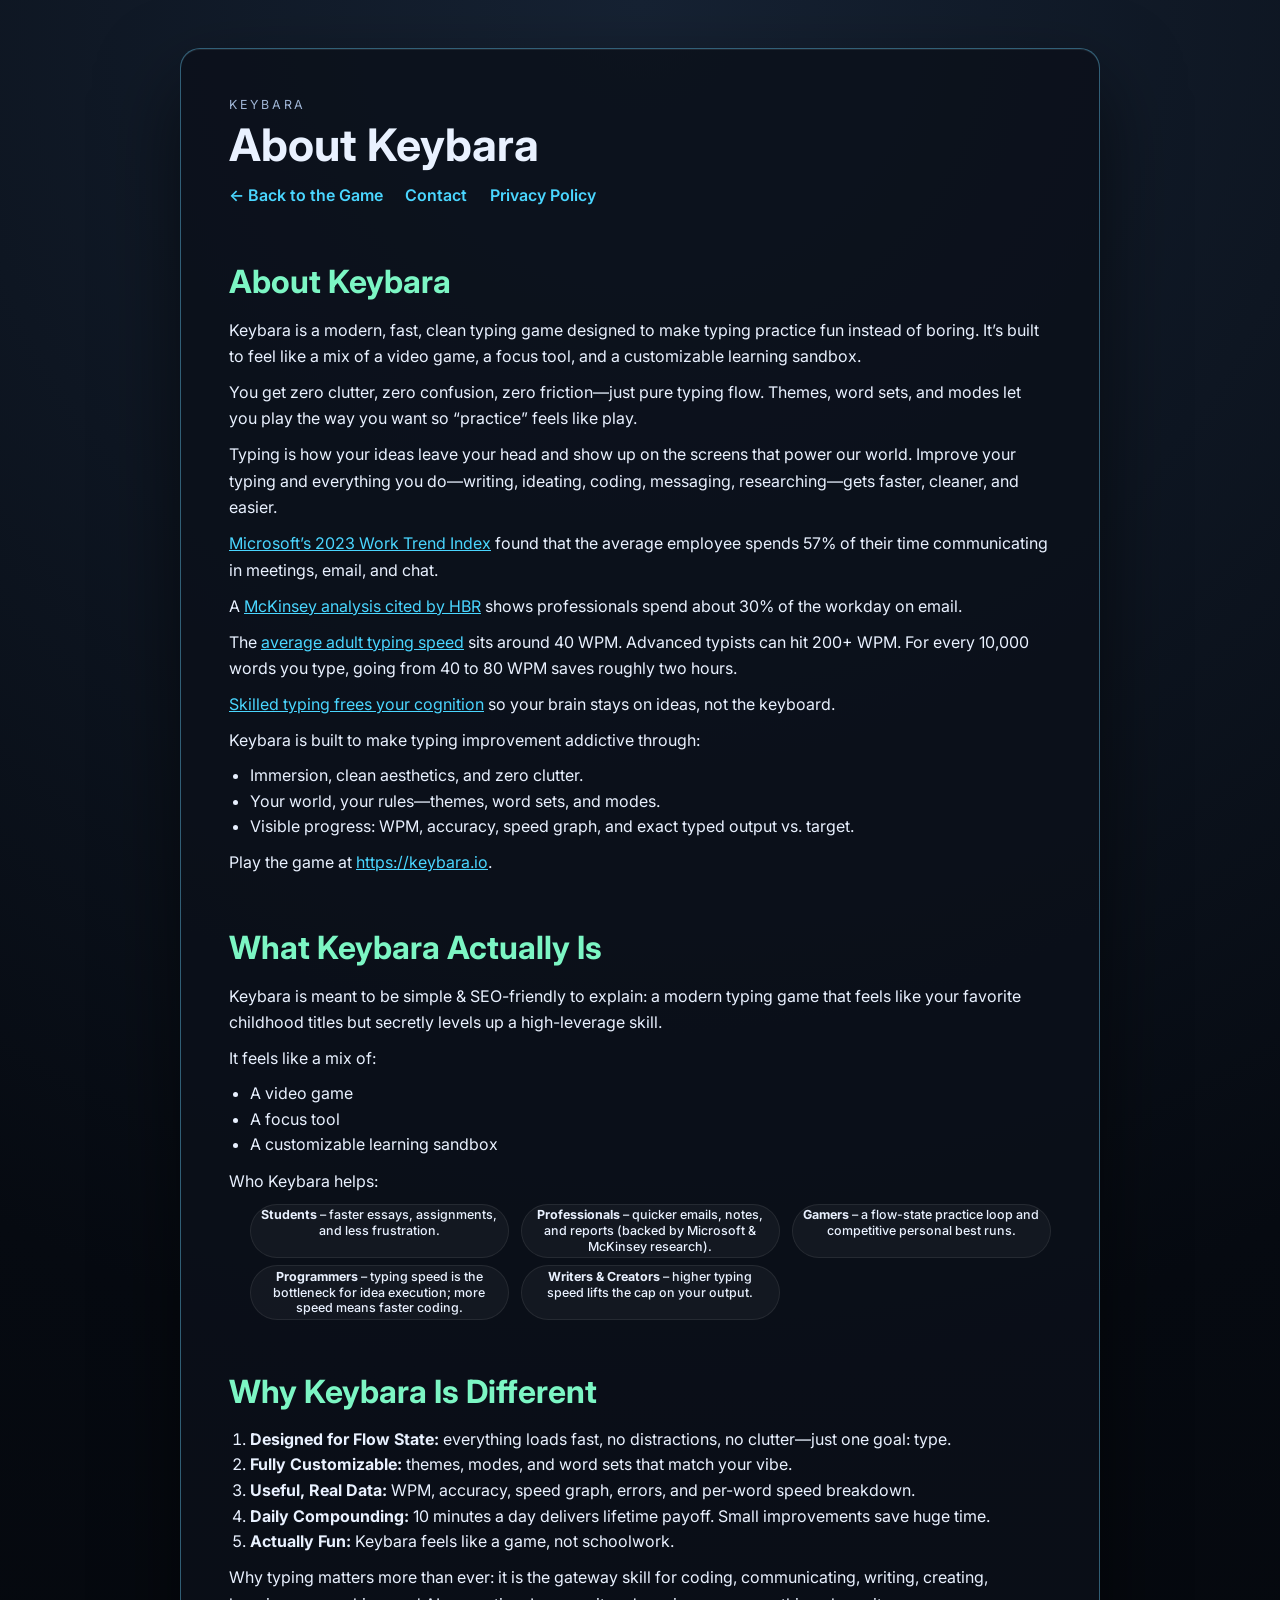
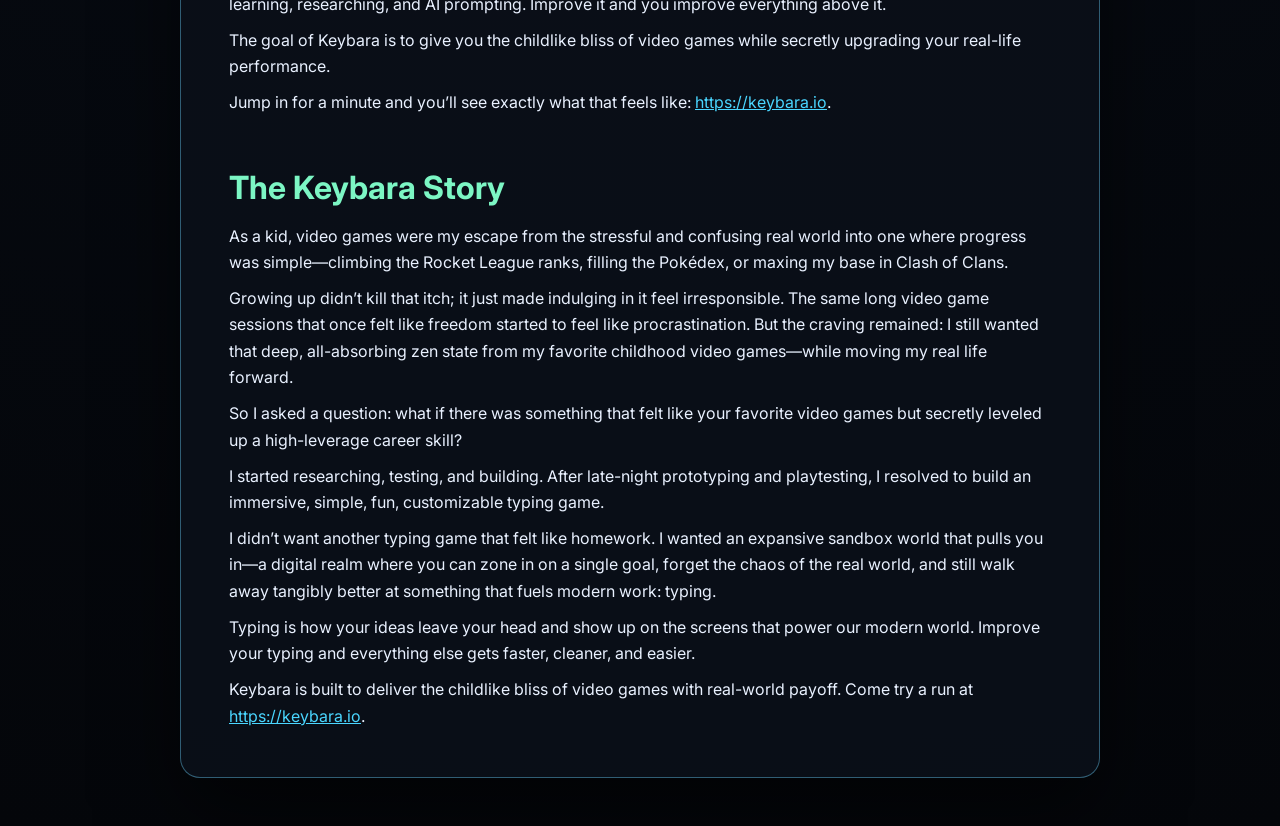
<file: about.html>
<!DOCTYPE html>
<html lang="en">
<head>
  <meta charset="UTF-8">
  <meta name="viewport" content="width=device-width, initial-scale=1.0">
  <title>About Keybara | TypingCapyGame</title>
  <link rel="preconnect" href="https://fonts.googleapis.com">
  <link rel="preconnect" href="https://fonts.gstatic.com" crossorigin>
  <link href="https://fonts.googleapis.com/css2?family=Inter:wght@500;600;700&display=swap" rel="stylesheet">
  <link rel="stylesheet" href="./css/footer-pages.css">
</head>
<body class="footer-page">
  <main>
    <header class="page-header">
      <p class="eyebrow">Keybara</p>
      <h1>About Keybara</h1>
      <nav class="page-nav">
        <a href="./index.html">← Back to the Game</a>
        <a href="./contact.html">Contact</a>
        <a href="./privacy.html">Privacy Policy</a>
      </nav>
    </header>

    <section class="page-section">
      <h2>About Keybara</h2>
      <p>Keybara is a modern, fast, clean typing game designed to make typing practice fun instead of boring. It’s built to feel like a mix of a video game, a focus tool, and a customizable learning sandbox.</p>
      <p>You get zero clutter, zero confusion, zero friction—just pure typing flow. Themes, word sets, and modes let you play the way you want so “practice” feels like play.</p>
      <p>Typing is how your ideas leave your head and show up on the screens that power our world. Improve your typing and everything you do—writing, ideating, coding, messaging, researching—gets faster, cleaner, and easier.</p>
      <p><a href="https://assets.ctfassets.net/y8fb0rhks3b3/5eyZc6gDu1bzftdY6w3ZVV/beeb0f2e437044fc99a0408867a263d8/WTI_Annual_2023_Will_AI_Fix_Work_.pdf?utm_source=chatgpt.com" target="_blank" rel="noopener noreferrer">Microsoft’s 2023 Work Trend Index</a> found that the average employee spends 57% of their time communicating in meetings, email, and chat.</p>
      <p>A <a href="https://hbr.org/2019/01/how-to-spend-way-less-time-on-email-every-day?utm_source=chatgpt.com" target="_blank" rel="noopener noreferrer">McKinsey analysis cited by HBR</a> shows professionals spend about 30% of the workday on email.</p>
      <p>The <a href="https://en.wikipedia.org/wiki/Words_per_minute?utm_source=chatgpt.com" target="_blank" rel="noopener noreferrer">average adult typing speed</a> sits around 40 WPM. Advanced typists can hit 200+ WPM. For every 10,000 words you type, going from 40 to 80 WPM saves roughly two hours.</p>
      <p><a href="https://www.sciencedirect.com/science/article/abs/pii/B9780123855275000012?utm_source=chatgpt.com" target="_blank" rel="noopener noreferrer">Skilled typing frees your cognition</a> so your brain stays on ideas, not the keyboard.</p>
      <p>Keybara is built to make typing improvement addictive through:</p>
      <ul>
        <li>Immersion, clean aesthetics, and zero clutter.</li>
        <li>Your world, your rules—themes, word sets, and modes.</li>
        <li>Visible progress: WPM, accuracy, speed graph, and exact typed output vs. target.</li>
      </ul>
      <p>Play the game at <a href="https://keybara.io" target="_blank" rel="noopener noreferrer">https://keybara.io</a>.</p>
    </section>

    <section class="page-section">
      <h2>What Keybara Actually Is</h2>
      <p>Keybara is meant to be simple & SEO-friendly to explain: a modern typing game that feels like your favorite childhood titles but secretly levels up a high-leverage skill.</p>
      <p>It feels like a mix of:</p>
      <ul>
        <li>A video game</li>
        <li>A focus tool</li>
        <li>A customizable learning sandbox</li>
      </ul>
      <p>Who Keybara helps:</p>
      <ul class="pill-grid">
        <li><strong>Students</strong> – faster essays, assignments, and less frustration.</li>
        <li><strong>Professionals</strong> – quicker emails, notes, and reports (backed by Microsoft & McKinsey research).</li>
        <li><strong>Gamers</strong> – a flow-state practice loop and competitive personal best runs.</li>
        <li><strong>Programmers</strong> – typing speed is the bottleneck for idea execution; more speed means faster coding.</li>
        <li><strong>Writers & Creators</strong> – higher typing speed lifts the cap on your output.</li>
      </ul>
    </section>

    <section class="page-section">
      <h2>Why Keybara Is Different</h2>
      <ol>
        <li><strong>Designed for Flow State:</strong> everything loads fast, no distractions, no clutter—just one goal: type.</li>
        <li><strong>Fully Customizable:</strong> themes, modes, and word sets that match your vibe.</li>
        <li><strong>Useful, Real Data:</strong> WPM, accuracy, speed graph, errors, and per-word speed breakdown.</li>
        <li><strong>Daily Compounding:</strong> 10 minutes a day delivers lifetime payoff. Small improvements save huge time.</li>
        <li><strong>Actually Fun:</strong> Keybara feels like a game, not schoolwork.</li>
      </ol>
      <p>Why typing matters more than ever: it is the gateway skill for coding, communicating, writing, creating, learning, researching, and AI prompting. Improve it and you improve everything above it.</p>
      <p>The goal of Keybara is to give you the childlike bliss of video games while secretly upgrading your real-life performance.</p>
      <p>Jump in for a minute and you’ll see exactly what that feels like: <a href="https://keybara.io" target="_blank" rel="noopener noreferrer">https://keybara.io</a>.</p>
    </section>

    <section class="page-section">
      <h2>The Keybara Story</h2>
      <p>As a kid, video games were my escape from the stressful and confusing real world into one where progress was simple—climbing the Rocket League ranks, filling the Pokédex, or maxing my base in Clash of Clans.</p>
      <p>Growing up didn’t kill that itch; it just made indulging in it feel irresponsible. The same long video game sessions that once felt like freedom started to feel like procrastination. But the craving remained: I still wanted that deep, all-absorbing zen state from my favorite childhood video games—while moving my real life forward.</p>
      <p>So I asked a question: what if there was something that felt like your favorite video games but secretly leveled up a high-leverage career skill?</p>
      <p>I started researching, testing, and building. After late-night prototyping and playtesting, I resolved to build an immersive, simple, fun, customizable typing game.</p>
      <p>I didn’t want another typing game that felt like homework. I wanted an expansive sandbox world that pulls you in—a digital realm where you can zone in on a single goal, forget the chaos of the real world, and still walk away tangibly better at something that fuels modern work: typing.</p>
      <p>Typing is how your ideas leave your head and show up on the screens that power our modern world. Improve your typing and everything else gets faster, cleaner, and easier.</p>
      <p>Keybara is built to deliver the childlike bliss of video games with real-world payoff. Come try a run at <a href="https://keybara.io" target="_blank" rel="noopener noreferrer">https://keybara.io</a>.</p>
    </section>
  </main>
</body>
</html>
</file>
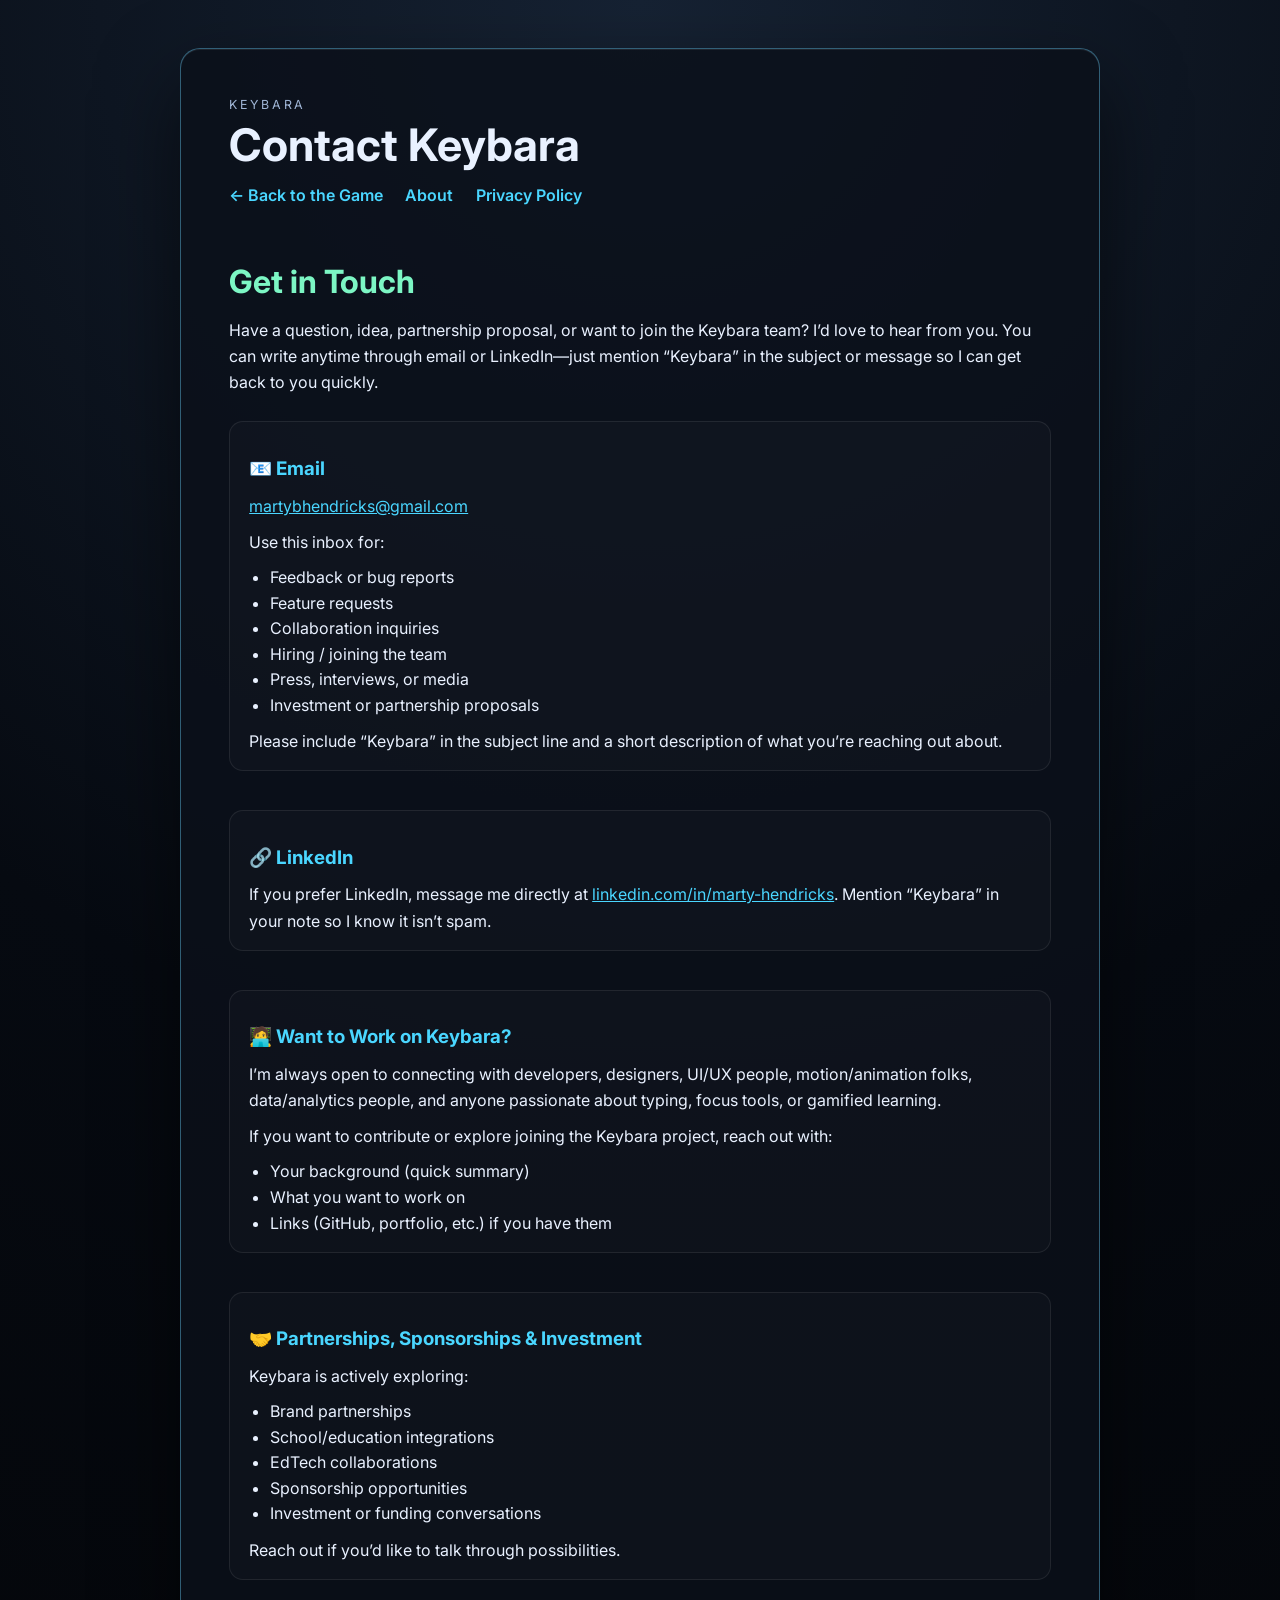
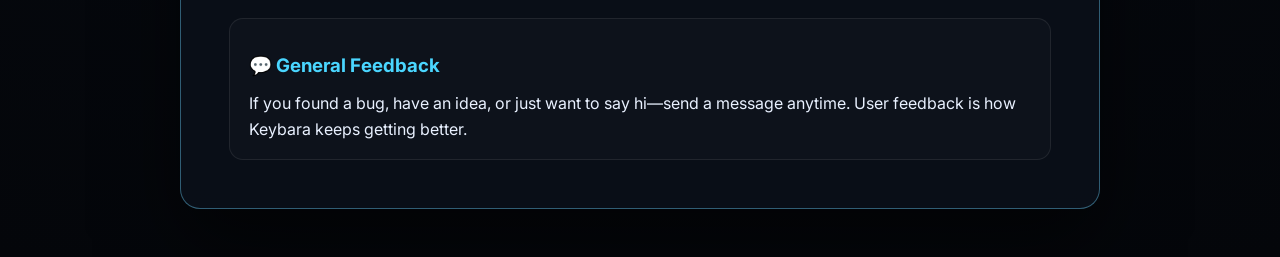
<file: contact.html>
<!DOCTYPE html>
<html lang="en">
<head>
  <meta charset="UTF-8">
  <meta name="viewport" content="width=device-width, initial-scale=1.0">
  <title>Contact Keybara | TypingCapyGame</title>
  <link rel="preconnect" href="https://fonts.googleapis.com">
  <link rel="preconnect" href="https://fonts.gstatic.com" crossorigin>
  <link href="https://fonts.googleapis.com/css2?family=Inter:wght@500;600;700&display=swap" rel="stylesheet">
  <link rel="stylesheet" href="./css/footer-pages.css">
</head>
<body class="footer-page">
  <main>
    <header class="page-header">
      <p class="eyebrow">Keybara</p>
      <h1>Contact Keybara</h1>
      <nav class="page-nav">
        <a href="./index.html">← Back to the Game</a>
        <a href="./about.html">About</a>
        <a href="./privacy.html">Privacy Policy</a>
      </nav>
    </header>

    <section class="page-section">
      <h2>Get in Touch</h2>
      <p>Have a question, idea, partnership proposal, or want to join the Keybara team? I’d love to hear from you. You can write anytime through email or LinkedIn—just mention “Keybara” in the subject or message so I can get back to you quickly.</p>
    </section>

    <section class="page-section card">
      <h3>📧 Email</h3>
      <p><a href="mailto:martybhendricks@gmail.com">martybhendricks@gmail.com</a></p>
      <p>Use this inbox for:</p>
      <ul>
        <li>Feedback or bug reports</li>
        <li>Feature requests</li>
        <li>Collaboration inquiries</li>
        <li>Hiring / joining the team</li>
        <li>Press, interviews, or media</li>
        <li>Investment or partnership proposals</li>
      </ul>
      <p>Please include “Keybara” in the subject line and a short description of what you’re reaching out about.</p>
    </section>

    <section class="page-section card">
      <h3>🔗 LinkedIn</h3>
      <p>If you prefer LinkedIn, message me directly at <a href="https://www.linkedin.com/in/marty-hendricks/" target="_blank" rel="noopener noreferrer">linkedin.com/in/marty-hendricks</a>. Mention “Keybara” in your note so I know it isn’t spam.</p>
    </section>

    <section class="page-section card">
      <h3>🧑‍💻 Want to Work on Keybara?</h3>
      <p>I’m always open to connecting with developers, designers, UI/UX people, motion/animation folks, data/analytics people, and anyone passionate about typing, focus tools, or gamified learning.</p>
      <p>If you want to contribute or explore joining the Keybara project, reach out with:</p>
      <ul>
        <li>Your background (quick summary)</li>
        <li>What you want to work on</li>
        <li>Links (GitHub, portfolio, etc.) if you have them</li>
      </ul>
    </section>

    <section class="page-section card">
      <h3>🤝 Partnerships, Sponsorships & Investment</h3>
      <p>Keybara is actively exploring:</p>
      <ul>
        <li>Brand partnerships</li>
        <li>School/education integrations</li>
        <li>EdTech collaborations</li>
        <li>Sponsorship opportunities</li>
        <li>Investment or funding conversations</li>
      </ul>
      <p>Reach out if you’d like to talk through possibilities.</p>
    </section>

    <section class="page-section card">
      <h3>💬 General Feedback</h3>
      <p>If you found a bug, have an idea, or just want to say hi—send a message anytime. User feedback is how Keybara keeps getting better.</p>
    </section>
  </main>
</body>
</html>
</file>
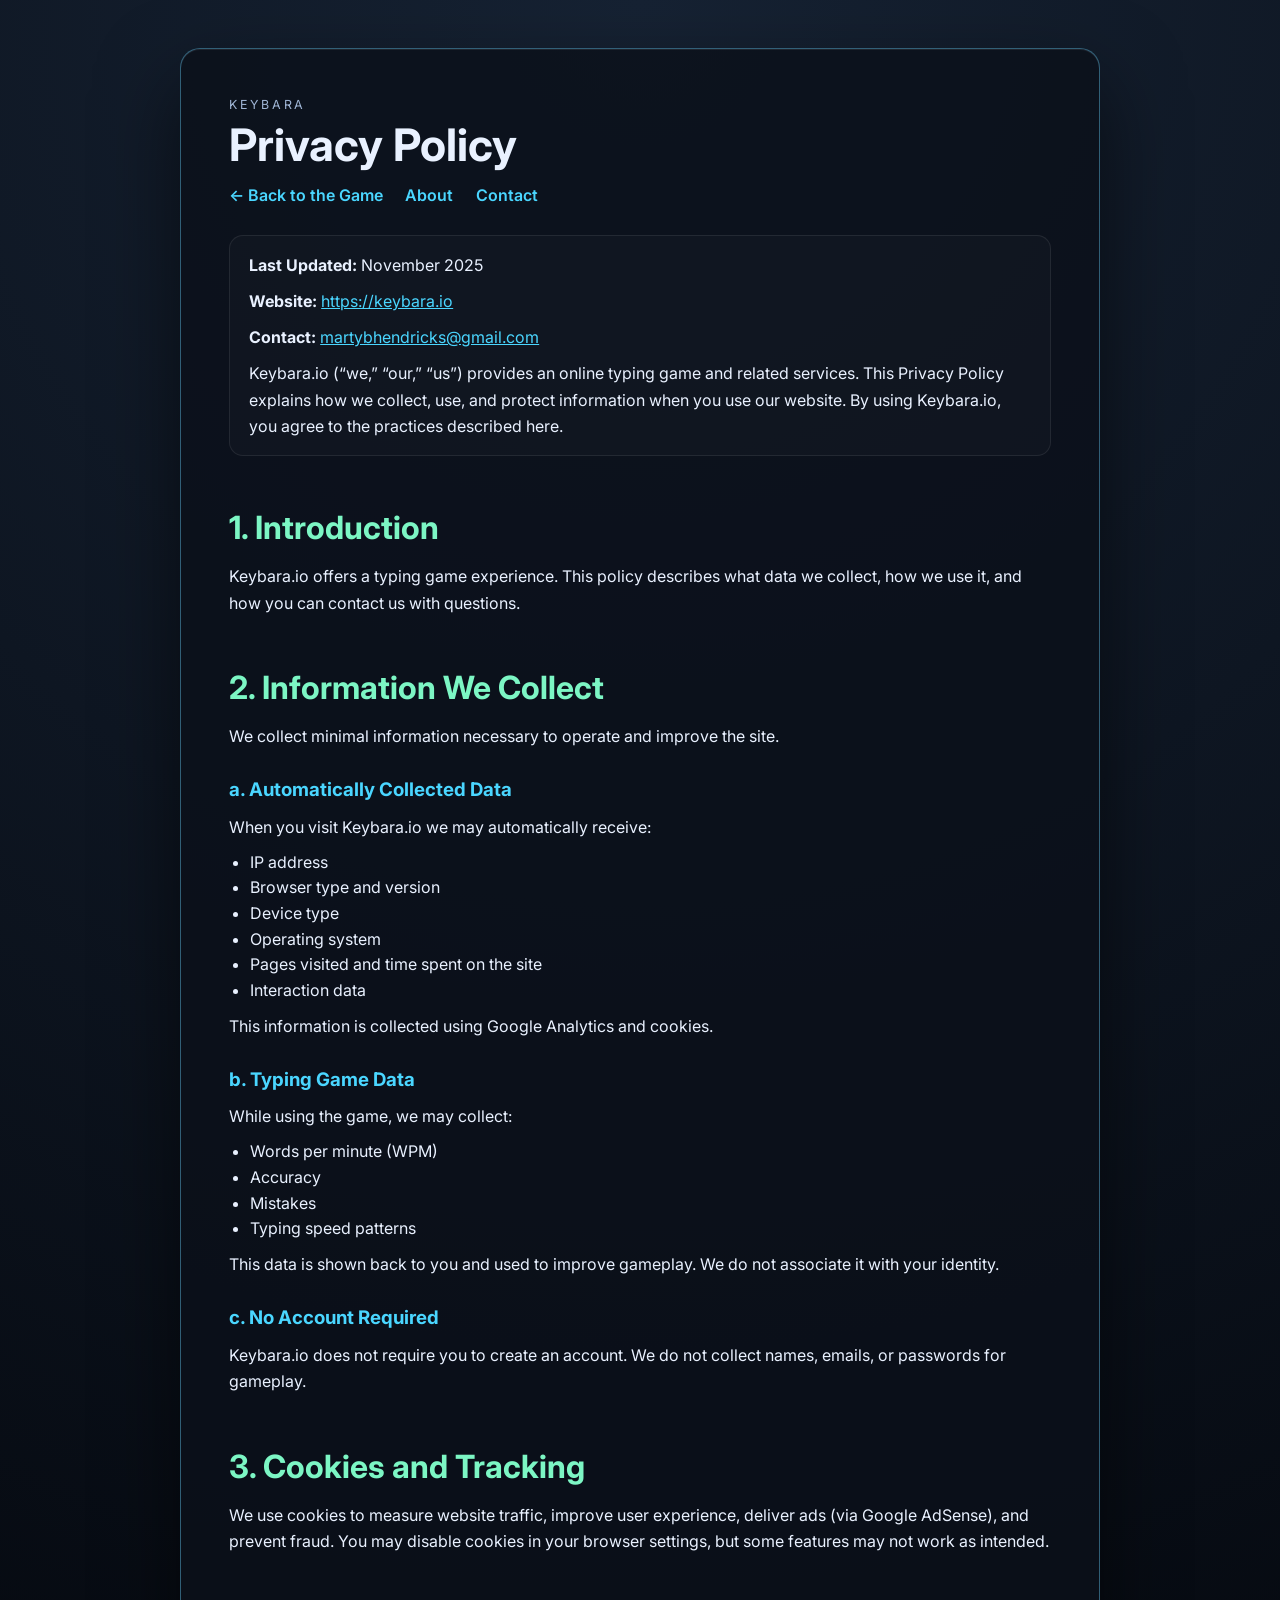
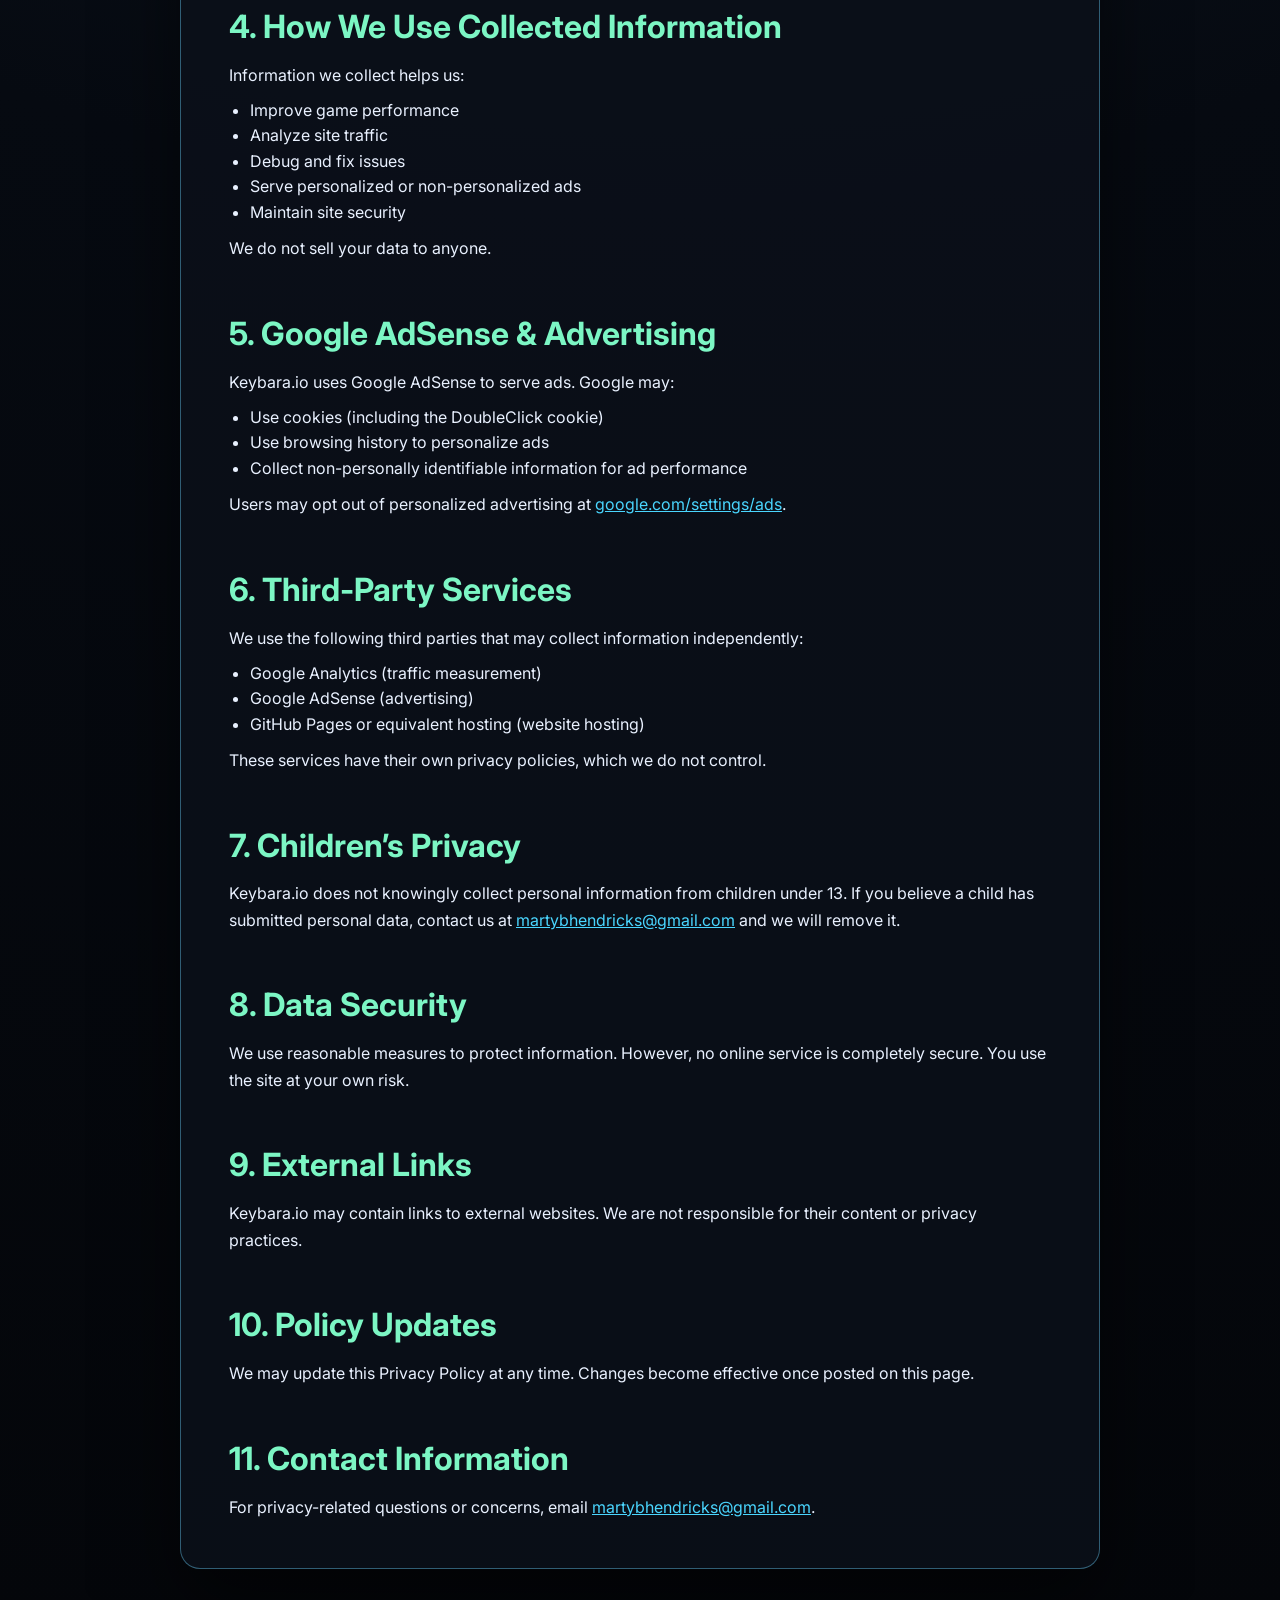
<file: privacy.html>
<!DOCTYPE html>
<html lang="en">
<head>
  <meta charset="UTF-8">
  <meta name="viewport" content="width=device-width, initial-scale=1.0">
  <title>Privacy Policy | Keybara.io</title>
  <link rel="preconnect" href="https://fonts.googleapis.com">
  <link rel="preconnect" href="https://fonts.gstatic.com" crossorigin>
  <link href="https://fonts.googleapis.com/css2?family=Inter:wght@500;600;700&display=swap" rel="stylesheet">
  <link rel="stylesheet" href="./css/footer-pages.css">
</head>
<body class="footer-page">
  <main>
    <header class="page-header">
      <p class="eyebrow">Keybara</p>
      <h1>Privacy Policy</h1>
      <nav class="page-nav">
        <a href="./index.html">← Back to the Game</a>
        <a href="./about.html">About</a>
        <a href="./contact.html">Contact</a>
      </nav>
    </header>

    <section class="page-section card">
      <p><strong>Last Updated:</strong> November 2025</p>
      <p><strong>Website:</strong> <a href="https://keybara.io" target="_blank" rel="noopener noreferrer">https://keybara.io</a></p>
      <p><strong>Contact:</strong> <a href="mailto:martybhendricks@gmail.com">martybhendricks@gmail.com</a></p>
      <p>Keybara.io (“we,” “our,” “us”) provides an online typing game and related services. This Privacy Policy explains how we collect, use, and protect information when you use our website. By using Keybara.io, you agree to the practices described here.</p>
    </section>

    <section class="page-section">
      <h2>1. Introduction</h2>
      <p>Keybara.io offers a typing game experience. This policy describes what data we collect, how we use it, and how you can contact us with questions.</p>
    </section>

    <section class="page-section">
      <h2>2. Information We Collect</h2>
      <p>We collect minimal information necessary to operate and improve the site.</p>
      <h3>a. Automatically Collected Data</h3>
      <p>When you visit Keybara.io we may automatically receive:</p>
      <ul>
        <li>IP address</li>
        <li>Browser type and version</li>
        <li>Device type</li>
        <li>Operating system</li>
        <li>Pages visited and time spent on the site</li>
        <li>Interaction data</li>
      </ul>
      <p>This information is collected using Google Analytics and cookies.</p>
      <h3>b. Typing Game Data</h3>
      <p>While using the game, we may collect:</p>
      <ul>
        <li>Words per minute (WPM)</li>
        <li>Accuracy</li>
        <li>Mistakes</li>
        <li>Typing speed patterns</li>
      </ul>
      <p>This data is shown back to you and used to improve gameplay. We do not associate it with your identity.</p>
      <h3>c. No Account Required</h3>
      <p>Keybara.io does not require you to create an account. We do not collect names, emails, or passwords for gameplay.</p>
    </section>

    <section class="page-section">
      <h2>3. Cookies and Tracking</h2>
      <p>We use cookies to measure website traffic, improve user experience, deliver ads (via Google AdSense), and prevent fraud. You may disable cookies in your browser settings, but some features may not work as intended.</p>
    </section>

    <section class="page-section">
      <h2>4. How We Use Collected Information</h2>
      <p>Information we collect helps us:</p>
      <ul>
        <li>Improve game performance</li>
        <li>Analyze site traffic</li>
        <li>Debug and fix issues</li>
        <li>Serve personalized or non-personalized ads</li>
        <li>Maintain site security</li>
      </ul>
      <p>We do not sell your data to anyone.</p>
    </section>

    <section class="page-section">
      <h2>5. Google AdSense & Advertising</h2>
      <p>Keybara.io uses Google AdSense to serve ads. Google may:</p>
      <ul>
        <li>Use cookies (including the DoubleClick cookie)</li>
        <li>Use browsing history to personalize ads</li>
        <li>Collect non-personally identifiable information for ad performance</li>
      </ul>
      <p>Users may opt out of personalized advertising at <a href="https://www.google.com/settings/ads" target="_blank" rel="noopener noreferrer">google.com/settings/ads</a>.</p>
    </section>

    <section class="page-section">
      <h2>6. Third-Party Services</h2>
      <p>We use the following third parties that may collect information independently:</p>
      <ul>
        <li>Google Analytics (traffic measurement)</li>
        <li>Google AdSense (advertising)</li>
        <li>GitHub Pages or equivalent hosting (website hosting)</li>
      </ul>
      <p>These services have their own privacy policies, which we do not control.</p>
    </section>

    <section class="page-section">
      <h2>7. Children’s Privacy</h2>
      <p>Keybara.io does not knowingly collect personal information from children under 13. If you believe a child has submitted personal data, contact us at <a href="mailto:martybhendricks@gmail.com">martybhendricks@gmail.com</a> and we will remove it.</p>
    </section>

    <section class="page-section">
      <h2>8. Data Security</h2>
      <p>We use reasonable measures to protect information. However, no online service is completely secure. You use the site at your own risk.</p>
    </section>

    <section class="page-section">
      <h2>9. External Links</h2>
      <p>Keybara.io may contain links to external websites. We are not responsible for their content or privacy practices.</p>
    </section>

    <section class="page-section">
      <h2>10. Policy Updates</h2>
      <p>We may update this Privacy Policy at any time. Changes become effective once posted on this page.</p>
    </section>

    <section class="page-section">
      <h2>11. Contact Information</h2>
      <p>For privacy-related questions or concerns, email <a href="mailto:martybhendricks@gmail.com">martybhendricks@gmail.com</a>.</p>
    </section>
  </main>
</body>
</html>
</file>
<file: css/footer-pages.css>
/* css/footer-pages.css */

:root {
  color-scheme: dark;
  --page-bg: radial-gradient(circle at top, #162233 0%, #060a11 55%, #04060a 100%);
  --page-panel: rgba(12, 17, 26, 0.82);
  --page-border: rgba(109, 212, 255, 0.4);
  --page-text: #e9f1ff;
  --page-muted: #9fb5d5;
  --page-accent: #7cf6c4;
  --page-accent-strong: #4ad6ff;
}

*,
*::before,
*::after {
  box-sizing: border-box;
}

body.footer-page {
  margin: 0;
  min-height: 100vh;
  background: var(--page-bg);
  font-family: 'Inter', system-ui, -apple-system, BlinkMacSystemFont, 'Segoe UI', sans-serif;
  color: var(--page-text);
  display: flex;
  justify-content: center;
  padding: clamp(1.5rem, 4vw, 3rem) 1rem;
}

main {
  width: min(920px, 100%);
  background: var(--page-panel);
  border: 1px solid var(--page-border);
  border-radius: 20px;
  padding: clamp(1.5rem, 4vw, 3rem);
  box-shadow:
    0 35px 80px rgba(0, 0, 0, 0.55),
    inset 0 1px 0 rgba(255, 255, 255, 0.08);
  display: flex;
  flex-direction: column;
  gap: clamp(1.25rem, 2vw, 2rem);
}

.page-header {
  display: flex;
  flex-direction: column;
  gap: 0.4rem;
}

.page-header .eyebrow {
  letter-spacing: .22em;
  text-transform: uppercase;
  font-size: 0.78rem;
  color: var(--page-muted);
  margin: 0;
}

.page-header h1 {
  margin: 0;
  font-size: clamp(2rem, 4vw, 2.8rem);
  color: var(--page-text);
}

.page-nav {
  display: flex;
  flex-wrap: wrap;
  gap: 0.65rem 1.4rem;
  margin-top: 0.4rem;
}

.page-nav a {
  color: var(--page-accent-strong);
  text-decoration: none;
  font-weight: 600;
  border-bottom: 2px solid transparent;
  padding-bottom: 0.15rem;
  transition: color 160ms ease, border-color 160ms ease;
}

.page-nav a:hover,
.page-nav a:focus-visible {
  color: var(--page-accent);
  border-color: currentColor;
}

.page-section {
  display: flex;
  flex-direction: column;
  gap: 0.6rem;
}

.page-section h2 {
  margin-bottom: 0.4rem;
  font-size: clamp(1.4rem, 3vw, 2rem);
  color: var(--page-accent);
}

.page-section h3,
.page-section h4 {
  margin-bottom: 0.2rem;
  color: var(--page-accent-strong);
}

.page-section p {
  margin: 0;
  line-height: 1.65;
  color: var(--page-text);
}

.page-section ul,
.page-section ol {
  margin: 0 0 0 1.3rem;
  padding: 0;
  line-height: 1.6;
  color: var(--page-text);
}

.pill-grid {
  list-style: none;
  margin: 0;
  padding: 0;
  display: grid;
  grid-template-columns: repeat(auto-fit, minmax(220px, 1fr));
  gap: 0.45rem 0.75rem;
}

.pill-grid li {
  background: rgba(255, 255, 255, 0.04);
  border: 1px solid rgba(255, 255, 255, 0.08);
  border-radius: 999px;
  padding: 0.18rem 0.65rem;
  font-weight: 500;
  font-size: clamp(0.62rem, 0.68rem + 0.2vw, 0.78rem);
  line-height: 1.25;
  text-align: center;
  word-break: break-word;
}

a {
  color: var(--page-accent-strong);
}

a:hover,
a:focus-visible {
  color: var(--page-accent);
}

.card {
  border: 1px solid rgba(255, 255, 255, 0.08);
  border-radius: 14px;
  padding: 1rem 1.2rem;
  background: rgba(255, 255, 255, 0.02);
}

.card + .card {
  margin-top: 0.8rem;
}

.muted {
  color: var(--page-muted);
}

@media (max-width: 640px) {
  body.footer-page {
    padding: 1rem 0.5rem;
  }
  main {
    border-radius: 16px;
  }
  .page-nav {
    flex-direction: column;
    gap: 0.35rem;
  }
}
</file>
